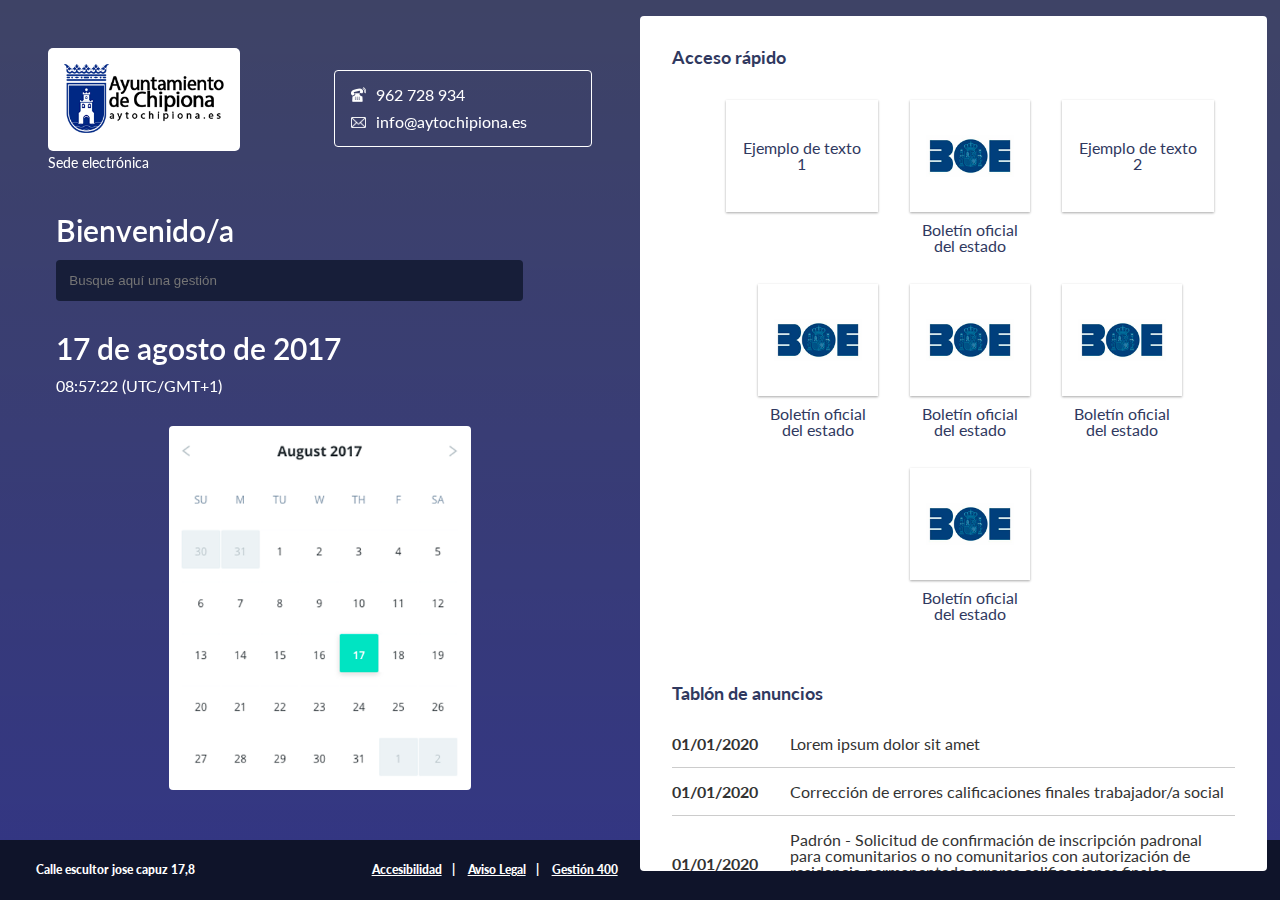
<file: index.html>
<!DOCTYPE html>
<html>

<head>
    <link rel="stylesheet" type="text/css" href="style.css" />
    <link rel="stylesheet" type="text/css" href="mediaqueries.css" />
    <meta name="viewport" content="width=device-width, initial-scale=1">


</head>

<body>
    <div class="blendedGradient"></div>
    <div class="blendedBackgroundColor"></div>
    <div class="container">
        <div class="leftSide">
            <div class="leftSide__header">
                <div class="leftSide__header__logo">
                    <div class="leftSide__header__logo--wrapper">
                        <div class="leftSide__header__logo--image">
                            <img src="logo.png" />
                        </div>
                    </div>
                    <div class="leftSide__header__logo__text">
                        <span>Sede electrónica</span>
                    </div>
                </div>
                <div class="leftSide__contactInfo">
                    <div class="leftSide__contactInfo__item">
                        <div class="leftSide__contactInfo__icon">
                            <img width="100%" src="telephone.png" />
                        </div>
                        <div class="leftSide__contactInfo__data">962 728 934</div>
                    </div>
                    <div class="leftSide__contactInfo__item">
                        <div class="leftSide__contactInfo__icon">
                            <img width="100%" src="mail.png" />
                        </div>
                        <div class="leftSide__contactInfo__data">
                            info@aytochipiona.es
                        </div>
                    </div>
                </div>
            </div>
            <div class="leftSide__widgetContainer">
                <div class="searchWidget">
                    <h1 class="leftSide__title">Bienvenido/a</h1>
                    <input class="searchWidget__input" type="text" placeholder="Busque aquí una gestión" />
                </div>
                <div class="dateWidget">
                    <h1 class="leftSide__title">17 de agosto de 2017</h1>
                    <p class="leftSide__description">08:57:22 (UTC/GMT+1)</p>
                </div>
                <div class="calendarWidget">
                    <div class="calendarWidget__wrapper">
                        <img src="calendar.png" />
                    </div>
                </div>
            </div>
            <div class="leftSide__footer"></div>
        </div>

        <div class="rightSide">
            <div class="rightSide__container">
                <div class="rightSide__container__wrapper">
                    <div class="rightSide__widget">
                        <h2 class="rightSide__title">Acceso rápido</h2>
                        <div class="widget__wrapper inlineFlex">
                            <div class="shortcut onlyText">
                                <a href="/">
                                    <p class="shortcut__text">Ejemplo de texto 1</p>
                                </a>
                            </div>
                            <div class="shortcut">
                                <a href="/">
                                    <div class="shortcut__image__container">
                                        <img class="shortcut__image" src="boe.png" />
                                    </div>
                                    <p class="shortcut__text">Boletín oficial del estado</p>
                                </a>
                            </div>
                            <div class="shortcut onlyText">
                                <a href="/">
                                    <p class="shortcut__text">Ejemplo de texto 2</p>
                                </a>
                            </div>
                            <div class="shortcut">
                                <a href="/">
                                    <div class="shortcut__image__container">
                                        <img class="shortcut__image" src="boe.png" />
                                    </div>
                                    <p class="shortcut__text">Boletín oficial del estado</p>
                                </a>
                            </div>
                            <div class="shortcut">
                                <a href="/">
                                    <div class="shortcut__image__container">
                                        <img class="shortcut__image" src="boe.png" />
                                    </div>
                                    <p class="shortcut__text">Boletín oficial del estado</p>
                                </a>
                            </div>
                            <div class="shortcut">
                                <a href="/">
                                    <div class="shortcut__image__container">
                                        <img class="shortcut__image" src="boe.png" />
                                    </div>
                                    <p class="shortcut__text">Boletín oficial del estado</p>
                                </a>
                            </div>
                            <div class="shortcut">
                                <a href="/">
                                    <div class="shortcut__image__container">
                                        <img class="shortcut__image" src="boe.png" />
                                    </div>
                                    <p class="shortcut__text">Boletín oficial del estado</p>
                                </a>
                            </div>
                        </div>
                    </div>
                    <div class="rightSide__widget">
                        <h2 class="rightSide__title">Tablón de anuncios</h2>
                        <div class="newsWidget">
                            <div class="newsWidget__element">
                                <div class="newsWidget__date">
                                    <p>01/01/2020</p>
                                </div>
                                <div class="newsWidget__title">
                                    <p>Lorem ipsum dolor sit amet</p>
                                </div>
                            </div>
                            <div class="newsWidget__element">
                                <div class="newsWidget__date">
                                    <p>01/01/2020</p>
                                </div>
                                <div class="newsWidget__title">
                                    <p>
                                        Corrección de errores calificaciones finales trabajador/a social
                                    </p>
                                </div>
                            </div>
                            <div class="newsWidget__element">
                                <div class="newsWidget__date">
                                    <p>01/01/2020</p>
                                </div>
                                <div class="newsWidget__title">
                                    <p>
                                        Padrón - Solicitud de confirmación de inscripción padronal para comunitarios o no comunitarios con autorización de residencia permanentede errores calificaciones finales trabajador/a social
                                    </p>
                                </div>
                            </div>
                            <div class="newsWidget__element">
                                <div class="newsWidget__date">
                                    <p>01/01/2020</p>
                                </div>
                                <div class="newsWidget__title">
                                    <p>
                                        Padrón - Solicitud de confirmación de inscripción padronal para comunitarios o no comunitarios con autorización de residencia permanentede errores calificaciones finales trabajador/a social
                                    </p>
                                </div>
                            </div>
                            <div class="newsWidget__element">
                                <div class="newsWidget__date">
                                    <p>01/01/2020</p>
                                </div>
                                <div class="newsWidget__title">
                                    <p>
                                        Padrón - Solicitud de confirmación de inscripción padronal para comunitarios o no comunitarios con autorización de residencia permanentede errores calificaciones finales trabajador/a social
                                    </p>
                                </div>
                            </div>
                            <div class="newsWidget__element">
                                <div class="newsWidget__date">
                                    <p>01/01/2020</p>
                                </div>
                                <div class="newsWidget__title">
                                    <p>
                                        Padrón - Solicitud de confirmación de inscripción padronal para comunitarios o no comunitarios con autorización de residencia permanentede errores calificaciones finales trabajador/a social
                                    </p>
                                </div>
                            </div>
                            <div class="newsWidget__element">
                                <div class="newsWidget__date">
                                    <p>01/01/2020</p>
                                </div>
                                <div class="newsWidget__title">
                                    <p>
                                        Padrón - Solicitud de confirmación de inscripción padronal para comunitarios o no comunitarios con autorización de residencia permanentede errores calificaciones finales trabajador/a social
                                    </p>
                                </div>
                            </div>
                            <div class="newsWidget__element">
                                <div class="newsWidget__date">
                                    <p>01/01/2020</p>
                                </div>
                                <div class="newsWidget__title">
                                    <p>
                                        Padrón - Solicitud de confirmación de inscripción padronal para comunitarios o no comunitarios con autorización de residencia permanentede errores calificaciones finales trabajador/a social
                                    </p>
                                </div>
                            </div>
                            <div class="newsWidget__element">
                                <div class="newsWidget__date">
                                    <p>01/01/2020</p>
                                </div>
                                <div class="newsWidget__title">
                                    <p>
                                        Padrón - Solicitud de confirmación de inscripción padronal para comunitarios o no comunitarios con autorización de residencia permanentede errores calificaciones finales trabajador/a social
                                    </p>
                                </div>
                            </div>
                        </div>
                        <div class="newsWidget__viewMore">
                            <a href="#">
                                <p>Ver todas las noticias</p>
                            </a>
                        </div>
                    </div>
                </div>
            </div>
        </div>
    </div>
    <div class="footerStripe">
        <div class="footerStripe__container">
            <div class="footerStripe__address">
                Calle escultor jose capuz 17,8
            </div>
            <div class="footerStripe__links">
                <a href="/">Accesibilidad</a>
                <a href="/">Aviso Legal</a>
                <a href="/">Gestión 400</a>
            </div>
        </div>
    </div>
</body>

</html>
</file>
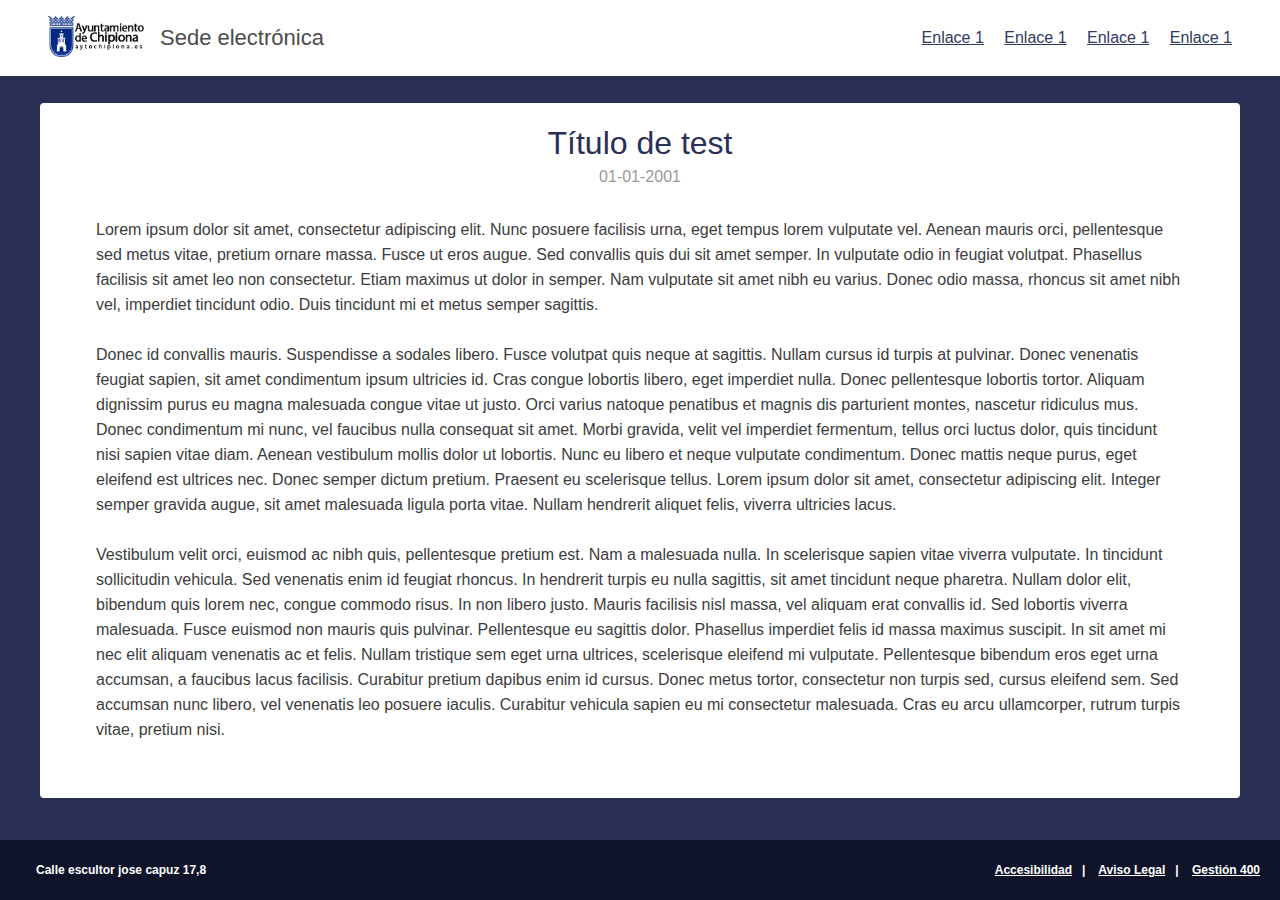
<file: vista-sencilla/index.html>
<!DOCTYPE html>
<html>

<head>
    <link rel="stylesheet" type="text/css" href="style.css" />
    <link rel="stylesheet" type="text/css" href="mediaqueries.css" />
    <meta name="viewport" content="width=device-width, initial-scale=1">

</head>

<body>
    <header>
        <div class="leftSide__header__logo">
            <div class="leftSide__header__logo--wrapper">
                <div class="leftSide__header__logo--image">
                    <img src="../logo.png" />
                </div>
            </div>
            <div class="leftSide__header__pageTitle">
                <span>Sede electrónica</span>
            </div>
        </div>
        <nav class="headerMenu">
            <a href="#">Enlace 1</a>
            <a href="#">Enlace 1</a>
            <a href="#">Enlace 1</a>
            <a href="#">Enlace 1</a>
        </nav>
    </header>
    <div class="selectorContainer">
        <div class="groupComponent">
            <h1 class="singlePage__title">Título de test</h1>
            <p class="singlePage__date">01-01-2001</p>
            <div class="groupComponent__description">
                Lorem ipsum dolor sit amet, consectetur adipiscing elit. Nunc posuere facilisis urna, eget tempus lorem vulputate vel. Aenean mauris orci, pellentesque sed metus vitae, pretium ornare massa. Fusce ut eros augue. Sed convallis quis dui sit amet semper.
                In vulputate odio in feugiat volutpat. Phasellus facilisis sit amet leo non consectetur. Etiam maximus ut dolor in semper. Nam vulputate sit amet nibh eu varius. Donec odio massa, rhoncus sit amet nibh vel, imperdiet tincidunt odio. Duis
                tincidunt mi et metus semper sagittis.<br><br> Donec id convallis mauris. Suspendisse a sodales libero. Fusce volutpat quis neque at sagittis. Nullam cursus id turpis at pulvinar. Donec venenatis feugiat sapien, sit amet
                condimentum ipsum ultricies id. Cras congue lobortis libero, eget imperdiet nulla. Donec pellentesque lobortis tortor. Aliquam dignissim purus eu magna malesuada congue vitae ut justo. Orci varius natoque penatibus et magnis dis parturient
                montes, nascetur ridiculus mus. Donec condimentum mi nunc, vel faucibus nulla consequat sit amet. Morbi gravida, velit vel imperdiet fermentum, tellus orci luctus dolor, quis tincidunt nisi sapien vitae diam. Aenean vestibulum mollis dolor
                ut lobortis. Nunc eu libero et neque vulputate condimentum. Donec mattis neque purus, eget eleifend est ultrices nec. Donec semper dictum pretium. Praesent eu scelerisque tellus. Lorem ipsum dolor sit amet, consectetur adipiscing elit.
                Integer semper gravida augue, sit amet malesuada ligula porta vitae. Nullam hendrerit aliquet felis, viverra ultricies lacus.<br><br> Vestibulum velit orci, euismod ac nibh quis, pellentesque pretium est. Nam a malesuada nulla. In scelerisque
                sapien vitae viverra vulputate. In tincidunt sollicitudin vehicula. Sed venenatis enim id feugiat rhoncus. In hendrerit turpis eu nulla sagittis, sit amet tincidunt neque pharetra. Nullam dolor elit, bibendum quis lorem nec, congue commodo
                risus. In non libero justo. Mauris facilisis nisl massa, vel aliquam erat convallis id. Sed lobortis viverra malesuada. Fusce euismod non mauris quis pulvinar. Pellentesque eu sagittis dolor. Phasellus imperdiet felis id massa maximus
                suscipit. In sit amet mi nec elit aliquam venenatis ac et felis. Nullam tristique sem eget urna ultrices, scelerisque eleifend mi vulputate. Pellentesque bibendum eros eget urna accumsan, a faucibus lacus facilisis. Curabitur pretium dapibus
                enim id cursus. Donec metus tortor, consectetur non turpis sed, cursus eleifend sem. Sed accumsan nunc libero, vel venenatis leo posuere iaculis. Curabitur vehicula sapien eu mi consectetur malesuada. Cras eu arcu ullamcorper, rutrum turpis
                vitae, pretium nisi.
            </div>
        </div>
    </div>
    <div class="footerStripe">
        <div class="footerStripe__container">
            <div class="footerStripe__address">
                Calle escultor jose capuz 17,8
            </div>
            <div class="footerStripe__links">
                <a href="/">Accesibilidad</a>
                <a href="/">Aviso Legal</a>
                <a href="/">Gestión 400</a>
            </div>
        </div>
    </div>
</body>

</html>
</file>
<file: mediaqueries.css>
@media (max-width: 1199.98px) {
    .container {
        display: inline-block;
    }
    .leftSide__widgetContainer>div {
        width: 100%;
        min-width: 100%;
    }
    .searchWidget__input {
        width: 100%;
    }
    .rightSide__container {
        height: auto;
        width: 100%;
        border-radius: 0px;
    }
    .widget__wrapper {
        margin-left: 0;
    }
    .newsWidget__element {
        display: block;
    }
    .newsWidget__date {
        margin-bottom: 10px;
        color: #999;
    }
    .calendarWidget {
        display: none;
    }
    .leftSide__widgetContainer {
        margin-top: 0em;
    }
    .leftSide__header {
        margin-bottom: 3em;
    }
    .leftSide {
        padding-bottom: 0;
    }
    .leftSide__header__logo--wrapper {
        max-width: 6em;
    }
}

@media (max-width: 575.98px) {}

@media (max-width: 767.98px) {}

@media (max-width: 991.98px) {
    .leftSide {
        padding: 1em;
    }
    .searchWidget__input {
        width: 94%;
    }
    .leftSide__contactInfo {
        display: none;
    }
    .leftSide__header__logo {
        display: inline-flex;
        align-items: center;
    }
    .leftSide__header__logo__text {
        margin-left: 1em;
    }
    .leftSide__header__logo--wrapper {
        max-width: 4em;
        padding: 0.4em 0.2em;
    }
    .leftSide__header,
    .leftSide__widgetContainer>div {
        margin-bottom: 1.5em;
    }
    .rightSide__container {
        margin-top: 0;
    }
}
</file>
<file: vista-sencilla/mediaqueries.css>
@media (max-width: 1199.98px) {
    .container {
        display: inline-block;
    }
    .leftSide__widgetContainer>div {
        width: 100%;
        min-width: 100%;
    }
    .searchWidget__input {
        width: 100%;
    }
    .rightSide__container {
        height: auto;
        width: 100%;
        border-radius: 0px;
    }
    .widget__wrapper {
        margin-left: 0;
    }
    .newsWidget__element {
        display: block;
    }
    .newsWidget__date {
        margin-bottom: 10px;
        color: #999;
    }
    .calendarWidget {
        display: none;
    }
    .leftSide__widgetContainer {
        margin-top: 0em;
    }
    .leftSide__header {
        margin-bottom: 3em;
    }
    .leftSide {
        padding-bottom: 0;
    }
    .selectorContainer {
        display: inline;
        align-items: inherit;
        justify-content: inherit;
    }
    .groupComponent {
        margin-top: 5em;
        margin-right: 0;
        width: auto;
        border-radius: 0px;
    }
    .headerMenu {
        display: none;
    }
    .leftSide__header__logo--wrapper {
        margin-right: 10px;
    }
}

@media (max-width: 575.98px) {}

@media (max-width: 767.98px) {}

@media (max-width: 991.98px) {
    .leftSide {
        padding: 1em;
    }
    .searchWidget__input {
        width: 94%;
    }
    .leftSide__contactInfo {
        display: none;
    }
    .leftSide__header__logo {
        display: inline-flex;
        align-items: center;
    }
    .leftSide__header__logo--wrapper {
        padding: 0.4em 0.2em;
    }
    .leftSide__header,
    .leftSide__widgetContainer>div {
        margin-bottom: 1.5em;
    }
    .rightSide__container {
        margin-top: 0;
    }
    .footerStripe {
        position: inherit;
    }
}
</file>
<file: style.css>
@import "reset.css";
@import url("https://fonts.googleapis.com/css2?family=Lato:wght@400;700;900&display=swap");
@import "vars.css";

/* ///////////////////////////////// */

a {
    text-decoration: none;
    color: var(--rightSideText);
}

body {
    background: url("https://webneel.com/wallpaper/sites/default/files/images/08-2018/3-nature-wallpaper-mountain.1440.jpg") no-repeat center center fixed;
    -webkit-background-size: cover;
    -moz-background-size: cover;
    -o-background-size: cover;
    background-size: cover;
    color: #333;
}

.blendedBackgroundColor {
    position: fixed;
    width: 100%;
    height: 100vh;
    background-color: var(--highlight);
    opacity: 0.9;
    z-index: -2;
}

.blendedGradient {
    width: 100%;
    height: 100vh;
    background: var(--backgroundGradient);
    background: linear-gradient( 0deg, var(--backgroundGradient) 0%, rgba(0, 212, 255, 0) 100%);
    z-index: -1;
    position: fixed;
    opacity: 0.2;
}

.calendarWidget {
    display: flex;
    justify-content: center;
}

.calendarWidget__wrapper {
    background-color: white;
    border-radius: 4px;
    width: fit-content;
    padding: 5px;
}

.calendarWidget__wrapper img {
    height: 22em;
}

.container {
    display: grid;
    grid-template-columns: 1fr 1fr;
    z-index: 1;
    width: 100%;
}

.footerStripe {
    width: 100%;
    height: 60px;
    background-color: var(--footerStripe);
    bottom: 0;
    position: fixed;
    z-index: -1;
    color: white;
    font-size: 12px;
}

.footerStripe a {
    color: white;
    text-decoration: underline;
}

.footerStripe a:after {
    content: "|";
    margin: 0 10px 0 10px;
}

.footerStripe a:last-child:after {
    content: "";
    margin: 0 10px 0 10px;
}

.footerStripe__container {
    display: flex;
    width: 47%;
    height: 100%;
    padding-left: 3em;
    align-items: center;
    font-weight: 900;
    justify-content: space-between;
}

.inlineFlex {
    display: inline-flex;
    flex-wrap: wrap;
}

.leftSide {
    padding: 3em;
}

.leftSide__header {
    display: inline-flex;
    justify-content: space-between;
    align-items: center;
    width: 100%;
}

.leftSide__header__logo--wrapper {
    background-color: white;
    border-radius: 5px;
    max-width: 10em;
    padding: 1em;
}

.leftSide__header__logo--image img {
    width: 100%;
    height: 100%;
}

.leftSide__header__logo__text {
    color: white;
    font-size: 14px;
    margin-top: 5px;
}

.leftSide__contactInfo {
    border: 1px solid white;
    border-radius: 4px;
    width: 14em;
    padding: 1em;
    color: white;
}

.leftSide__contactInfo__item {
    display: flex;
    margin-bottom: 10px;
}

.leftSide__contactInfo__item:last-child {
    margin-bottom: 0px;
}

.leftSide__contactInfo__icon {
    margin-right: 10px;
    max-width: 15px;
}

.leftSide__widgetContainer {
    width: 100%;
    display: flex;
    flex-direction: column;
    justify-content: center;
    align-items: center;
    height: 90%;
}

.leftSide__widgetContainer>div {
    margin-bottom: 2em;
    min-width: 33em;
}

.newsWidget__viewMore {
    text-align: right;
    margin-top: 1em;
    text-decoration: underline;
}

.newsWidget__element {
    display: inline-flex;
    width: 100%;
    position: relative;
    padding: 1em 0;
    align-items: center;
}

.newsWidget__element:after {
    content: "";
    border-bottom: 1px solid #ccc;
    width: 100%;
    position: absolute;
    bottom: 0;
}

.newsWidget__date {
    font-weight: bold;
    margin-right: 2em;
}

.rightSide__container {
    background-color: white;
    border-radius: 4px;
    height: 95vh;
    width: 98%;
    margin-top: 1em;
    overflow-y: scroll;
}

.rightSide__container__wrapper {
    padding: 2em;
    display: flex;
    flex-direction: column;
}

.rightSide__title {
    color: var(--rightSideText);
    font-weight: bolder;
    font-size: 18px;
    margin-bottom: 1em;
}

.rightSide__widget {
    margin-top: 2em;
}

.rightSide__widget:first-child {
    margin-top: 0;
}

.leftSide__title {
    margin-bottom: 15px;
}

.searchWidget__input {
    background-color: var(--searchboxBg);
    border-radius: 4px;
    border: none;
    width: 33em;
    padding: 1em;
    color: white;
}

.searchWidget__input::-webkit-input-placeholder,
.searchWidget__input:-ms-input-placeholder,
.searchWidget__input::placeholder {
    color: var(--searchboxText);
}

.leftSide__description {
    color: white;
}

.leftSide__widgetContainer h1 {
    color: white;
    font-size: 30px;
    font-weight: 600;
}

.onlyText {
    box-shadow: 0 1px 3px rgba(0, 0, 0, 0.12), 0 1px 2px rgba(0, 0, 0, 0.24);
    transition: all 0.3s cubic-bezier(0.25, 0.8, 0.25, 1);
    padding: 1em;
    height: 5em;
    display: flex;
    align-items: center;
    width: 5.5em;
    max-width: 5.5em;
}

.shortcut {
    width: 7.5em;
    max-width: 7.5em;
    text-align: center;
    margin-right: 2em;
}

.shortcut:hover .shortcut__image__container {
    box-shadow: 0 3px 6px rgba(0, 0, 0, 0.16), 0 3px 6px rgba(0, 0, 0, 0.23);
}

.shortcut__image {
    width: 100%;
}

.shortcut__image__container {
    box-shadow: 0 1px 3px rgba(0, 0, 0, 0.12), 0 1px 2px rgba(0, 0, 0, 0.24);
    transition: all 0.3s cubic-bezier(0.25, 0.8, 0.25, 1);
    padding: 1em;
    height: 5em;
    display: flex;
    align-items: center;
}

.shortcut__text {
    margin: 10px 0 30px 0;
}

.onlyText .shortcut__text {
    margin: 0px;
}

.widget__wrapper {
    width: 100%;
    margin-left: 2em;
    margin-top: 1em;
    justify-content: center;
}
</file>
<file: vista-sencilla/style.css>
@import "../vars.css";
@import "../reset.css";
a {
    color: var(--rightSideText);
}

html {
    background-color: var(--highlight)
}

body,
html {
    height: 100%;
}

header {
    position: fixed;
    background-color: white;
    width: 100%;
    display: flex;
    align-items: center;
    justify-content: space-between;
    top: 0;
}

.headerMenu {
    margin-right: 2em;
}

.headerMenu>* {
    padding-right: 1em;
}

.leftSide__header__logo {
    display: inline-flex;
    align-items: center;
    justify-content: center;
}

.leftSide__header__logo--wrapper {
    background-color: white;
    border-radius: 5px;
    max-width: 10em;
    padding: 1em;
}

.leftSide__header__logo--image {
    margin-left: 2em;
    width: 6em;
}

.leftSide__header__logo--image img {
    width: 100%;
    height: 100%;
}

.leftSide__header__pageTitle {
    font-size: 22px;
    color: #4c4c4c;
}

.selectorContainer {
    display: inline-flex;
    align-items: center;
    justify-content: center;
    height: 100%;
    width: 100%;
}

.singlePage__title {
    font-size: 32px;
    text-align: center;
    color: var(--highlight)
}

.singlePage__date {
    color: #999;
    text-align: center;
    padding-top: 10px;
}

.groupComponent {
    background-color: white;
    border-radius: 4px;
    width: 90%;
    min-height: 32em;
    cursor: pointer;
    align-items: center;
    justify-content: center;
    flex-direction: column;
    padding: 1.5em;
}

.groupComponent__text {
    margin-bottom: 20px;
    font-size: 20px;
    color: #4c4c4c;
}

.groupComponent__description {
    padding: 2em;
    color: #3c3c3c;
    line-height: 25px;
}


/* Components */

.footerStripe {
    width: 100%;
    height: 60px;
    background-color: var(--footerStripe);
    bottom: 0;
    position: fixed;
    z-index: -1;
    color: white;
    font-size: 12px;
}

.footerStripe a {
    color: white;
    text-decoration: underline;
}

.footerStripe a:after {
    content: "|";
    margin: 0 10px 0 10px;
}

.footerStripe a:last-child:after {
    content: "";
    margin: 0 10px 0 10px;
}

.footerStripe__container {
    display: flex;
    height: 100%;
    padding-left: 3em;
    align-items: center;
    font-weight: 900;
    justify-content: space-between;
}
</file>
